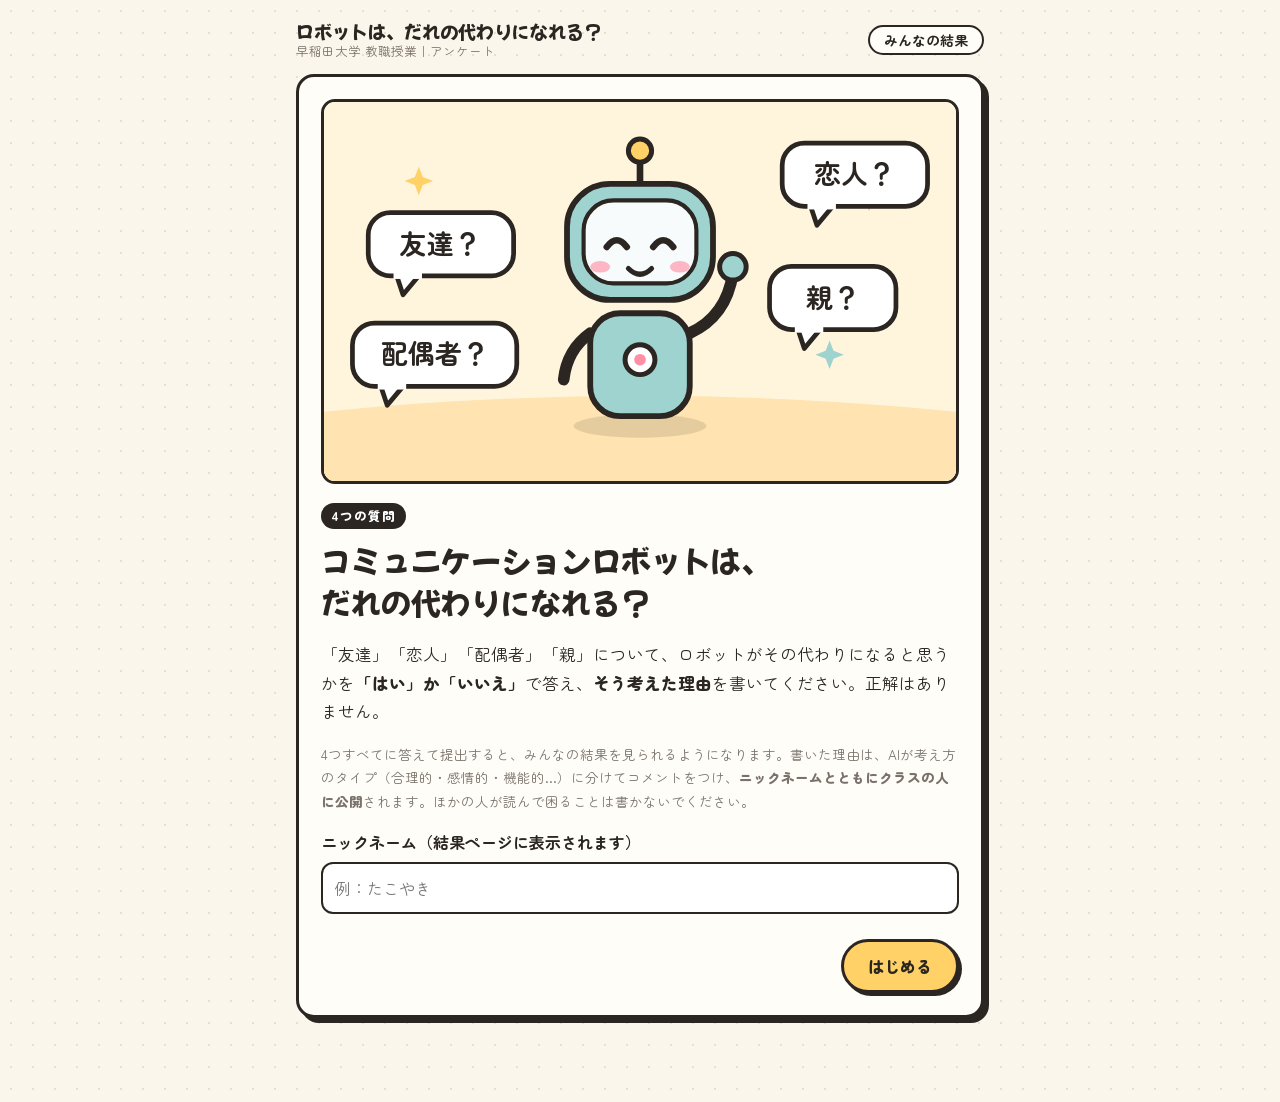
<file: index.html>
<!doctype html>
<html lang="ja">
<head>
<meta charset="utf-8">
<meta name="viewport" content="width=device-width, initial-scale=1">
<title>ロボットは、だれの代わりになれる？</title>
<link rel="preconnect" href="https://fonts.googleapis.com">
<link rel="preconnect" href="https://fonts.gstatic.com" crossorigin>
<link href="https://fonts.googleapis.com/css2?family=Mochiy+Pop+One&family=Zen+Maru+Gothic:wght@400;700;900&display=swap" rel="stylesheet">
<link rel="stylesheet" href="css/style.css">
</head>
<body>
<div class="wrap">
  <header class="topbar">
    <a class="brand" href="index.html"><b id="siteTitle">ロボットは、だれの代わりになれる？</b><span id="course"></span></a>
    <nav><a class="chiplink" href="results.html">みんなの結果</a></nav>
  </header>
  <div id="demoBanner" class="demo-banner hidden">デモモード：回答はこのブラウザの中だけに保存されます（サンプル回答つき）。AIの分類はキーワードによる簡易判定です。</div>
  <main id="app" aria-live="polite"><div class="panel">読み込み中…</div></main>
</div>
<script src="js/config.js"></script>
<script src="js/common.js"></script>
<script src="js/art.js"></script>
<script src="js/answer.js"></script>
</body>
</html>
</file>
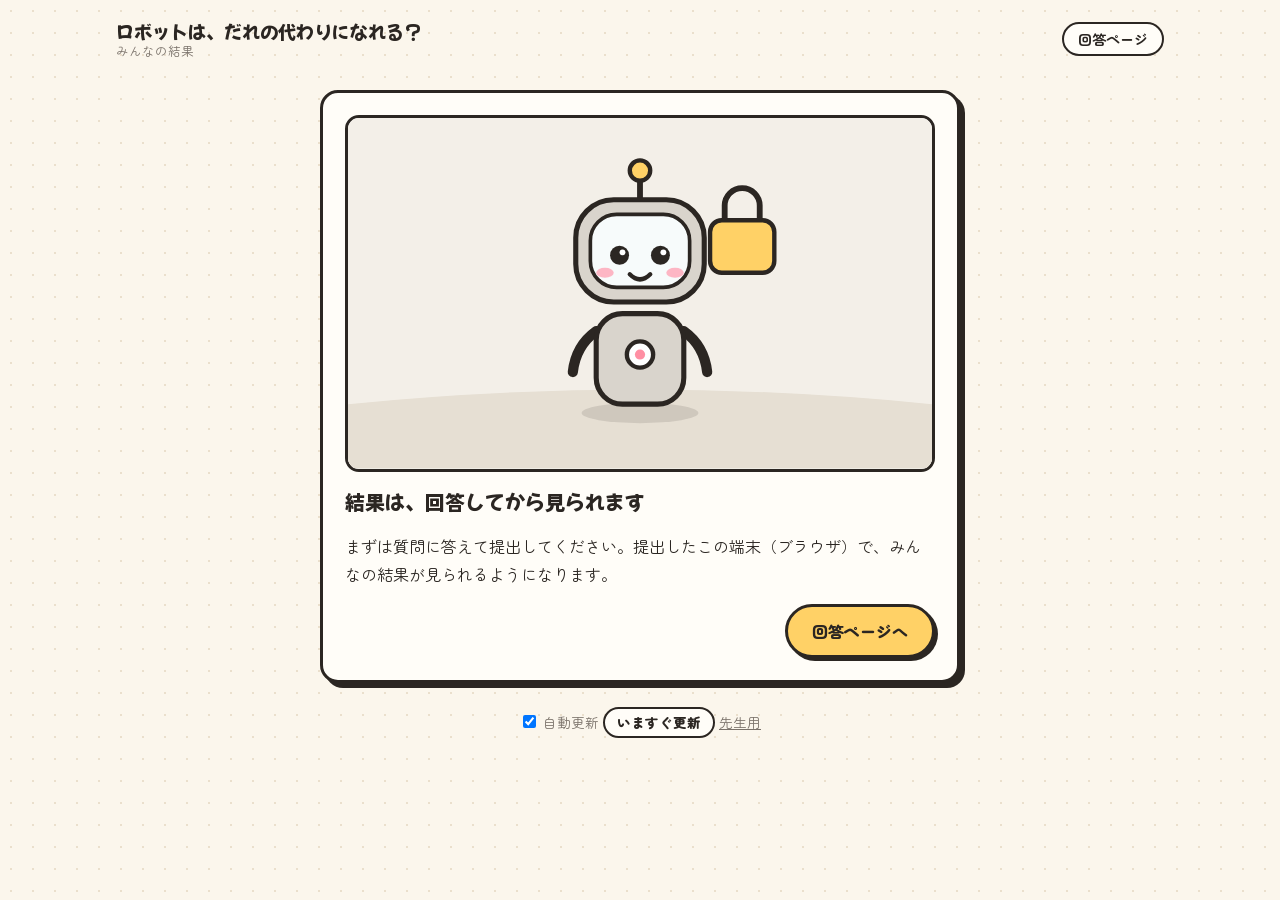
<file: results.html>
<!doctype html>
<html lang="ja">
<head>
<meta charset="utf-8">
<meta name="viewport" content="width=device-width, initial-scale=1">
<title>みんなの結果｜ロボットは、だれの代わりになれる？</title>
<link rel="preconnect" href="https://fonts.googleapis.com">
<link rel="preconnect" href="https://fonts.gstatic.com" crossorigin>
<link href="https://fonts.googleapis.com/css2?family=Mochiy+Pop+One&family=Zen+Maru+Gothic:wght@400;700;900&display=swap" rel="stylesheet">
<link rel="stylesheet" href="css/style.css">
</head>
<body>
<div class="wrap wide">
  <header class="topbar">
    <a class="brand" href="index.html"><b id="siteTitle">ロボットは、だれの代わりになれる？</b><span>みんなの結果</span></a>
    <nav class="row"><a class="chiplink" href="index.html">回答ページ</a></nav>
  </header>
  <div id="demoBanner" class="demo-banner hidden">デモモード：架空のサンプル回答と、このブラウザで答えた回答を表示しています。先生モードのパスワードは <b>demo</b> です。</div>

  <section class="panel tight teacher hidden" id="teacherPanel">
    <div class="filters">
      <b>先生モード</b>
      <span id="tLogin"><input type="password" id="pw" placeholder="パスワード" style="width:10em;padding:3px 8px"> <button class="btn ghost" id="pwBtn">入る</button></span>
      <span id="tTools" class="hidden row" style="gap:8px">
        <button class="btn primary" id="classifyBtn" style="padding:4px 16px">未分類の理由をAIで分類</button>
        <button class="btn ghost" id="csvBtn">CSVダウンロード</button>
        <button class="btn ghost hidden" id="resetBtn">デモデータを初期化</button>
        <button class="btn ghost" id="logoutBtn">出る</button>
      </span>
    </div>
    <div class="small" id="tMsg" aria-live="polite"></div>
  </section>

  <nav class="tabs" id="tabs" aria-label="関係の切り替え"></nav>
  <main id="view" aria-live="polite"><div class="panel">読み込み中…</div></main>

  <p class="small muted" style="text-align:center;margin-top:24px">
    <label><input type="checkbox" id="auto" checked> 自動更新</label>
    <button class="btn ghost" id="reload" style="padding:2px 12px">いますぐ更新</button>
    <a href="?t=1" id="tLink">先生用</a>
  </p>
</div>
<div class="toast hidden" id="toast"></div>
<script src="js/config.js"></script>
<script src="js/common.js"></script>
<script src="js/art.js"></script>
<script src="js/results.js"></script>
</body>
</html>
</file>
<file: css/style.css>
:root {
  --ink: #2b2622;
  --paper: #fbf6ec;
  --card: #fffdf8;
  --muted: #7a726a;
  --line: #e6ddcd;
  --yes: #2f7fd1;
  --yes-soft: #dbeaf9;
  --no: #e0663a;
  --no-soft: #fbe2d6;
  --accent: #ffd166;
  --radius: 18px;
}
* { box-sizing: border-box; }
html { -webkit-text-size-adjust: 100%; }
body {
  margin: 0; background: var(--paper); color: var(--ink);
  font-family: "Zen Maru Gothic", "Hiragino Maru Gothic ProN", "Yu Gothic", sans-serif;
  font-size: 16px; line-height: 1.75;
  background-image: radial-gradient(#eadfcc 1px, transparent 1px); background-size: 22px 22px;
}
.wrap { max-width: 720px; margin: 0 auto; padding: 16px 16px 64px; }
.wrap.wide { max-width: 1080px; }
.hidden { display: none !important; }
.muted { color: var(--muted); }
.small { font-size: 13.5px; }
b, strong { font-weight: 900; }
a { color: inherit; }

/* ---------- 上部 ---------- */
.topbar { display: flex; align-items: center; justify-content: space-between; gap: 12px; margin: 4px 0 16px; flex-wrap: wrap; }
.brand { text-decoration: none; display: flex; flex-direction: column; line-height: 1.25; }
.brand b { font-family: "Mochiy Pop One", sans-serif; font-weight: 400; font-size: 18px; }
.brand span { font-size: 12.5px; color: var(--muted); }
.chiplink { text-decoration: none; border: 2px solid var(--ink); border-radius: 999px; padding: 3px 14px; font-weight: 700; font-size: 14px; background: var(--card); }
.chiplink:hover { background: var(--accent); }
.demo-banner { background: #fff1b8; border: 2px dashed #c9a400; border-radius: 12px; padding: 8px 12px; font-size: 13.5px; margin-bottom: 14px; }

/* ---------- パネル ---------- */
.panel { background: var(--card); border: 3px solid var(--ink); border-radius: var(--radius); padding: 22px; box-shadow: 5px 5px 0 var(--ink); margin-bottom: 20px; }
.panel.tight { padding: 12px 16px; }
.art { border: 3px solid var(--ink); border-radius: 14px; overflow: hidden; background: #fff; margin-bottom: 16px; line-height: 0; }
.art svg { width: 100%; height: auto; display: block; }
.kicker { display: inline-block; font-size: 12.5px; font-weight: 900; letter-spacing: .08em; padding: 2px 10px; border-radius: 999px; background: var(--ink); color: #fff; }
.title-l { font-family: "Mochiy Pop One", sans-serif; font-weight: 400; font-size: clamp(22px, 5.4vw, 30px); line-height: 1.4; margin: 10px 0 8px; }
.title-m { font-family: "Mochiy Pop One", sans-serif; font-weight: 400; font-size: 20px; line-height: 1.4; margin: 0 0 8px; }
.lead { font-size: 16.5px; }

/* ---------- 入力 ---------- */
label.field { display: block; font-weight: 700; margin: 14px 0 6px; }
input[type=text], input[type=password], textarea {
  font: inherit; width: 100%; border: 2.5px solid var(--ink); border-radius: 12px; padding: 10px 12px; background: #fff; color: var(--ink);
}
textarea { min-height: 120px; resize: vertical; }
input:focus, textarea:focus { outline: 3px solid var(--accent); outline-offset: 1px; }
.counter { text-align: right; font-size: 13px; color: var(--muted); margin-top: 4px; }
.counter.ok { color: #2e9a68; font-weight: 700; }
.err { color: #c0392b; font-weight: 700; font-size: 14px; min-height: 1.4em; margin-top: 6px; }

/* ---------- ボタン ---------- */
.btn { font: inherit; font-weight: 900; border: 3px solid var(--ink); border-radius: 999px; padding: 10px 24px; cursor: pointer; background: var(--card); color: var(--ink); box-shadow: 3px 3px 0 var(--ink); transition: transform .08s, box-shadow .08s; }
.btn:hover { transform: translate(-1px, -1px); box-shadow: 4px 4px 0 var(--ink); }
.btn:active { transform: translate(2px, 2px); box-shadow: 1px 1px 0 var(--ink); }
.btn.primary { background: var(--accent); }
.btn.ghost { box-shadow: none; border-width: 2px; padding: 6px 16px; }
.btn.ghost:hover, .btn.ghost:active { transform: none; box-shadow: none; background: #fff3d1; }
.btn[disabled] { opacity: .45; cursor: not-allowed; transform: none; box-shadow: 3px 3px 0 var(--ink); }
.row { display: flex; gap: 12px; flex-wrap: wrap; align-items: center; }
.row.end { justify-content: flex-end; }
.row.between { justify-content: space-between; }

/* はい／いいえ */
.yn { display: grid; grid-template-columns: 1fr 1fr; gap: 14px; margin: 18px 0 6px; }
.yn button { font: inherit; font-family: "Mochiy Pop One", sans-serif; font-size: 22px; padding: 16px 8px; border: 3px solid var(--ink); border-radius: 16px; cursor: pointer; background: #fff; color: var(--ink); box-shadow: 4px 4px 0 var(--ink); }
.yn button small { display: block; font-family: "Zen Maru Gothic", sans-serif; font-size: 13px; font-weight: 700; color: var(--muted); }
.yn button.yes[aria-pressed=true] { background: var(--yes); color: #fff; }
.yn button.no[aria-pressed=true] { background: var(--no); color: #fff; }
.yn button[aria-pressed=true] small { color: #fff; }
.yn button:focus-visible { outline: 3px solid var(--accent); outline-offset: 2px; }

/* 進み具合 */
.steps { display: flex; gap: 8px; margin: 0 0 14px; }
.steps span { flex: 1; height: 10px; border-radius: 99px; background: var(--line); border: 2px solid var(--ink); }
.steps span.on { background: var(--accent); }
.steps span.done { background: var(--ink); }
.qtag { display: inline-block; font-weight: 900; padding: 2px 12px; border-radius: 999px; border: 2.5px solid var(--ink); font-size: 14px; }

/* 確認 */
.review { display: grid; gap: 10px; margin: 12px 0 16px; }
.review .item { border: 2.5px solid var(--ink); border-radius: 14px; padding: 10px 14px; background: #fff; }
.review .head { display: flex; justify-content: space-between; gap: 8px; align-items: center; font-weight: 900; }
.review .reason { font-size: 14.5px; margin-top: 4px; white-space: pre-wrap; word-break: break-word; }
.ans { display: inline-block; font-weight: 900; font-size: 13.5px; padding: 1px 12px; border-radius: 999px; color: #fff; }
.ans.yes { background: var(--yes); }
.ans.no { background: var(--no); }

/* AI の分類バッジ */
.lab { display: inline-flex; align-items: center; gap: 4px; font-size: 12.5px; font-weight: 900; padding: 1px 10px; border-radius: 999px; color: #fff; white-space: nowrap; }
.lab.sub { background: #fff !important; color: var(--ink); border: 2px solid currentColor; padding: 0 8px; font-weight: 700; }
.lab.pending { background: #cfc8bd; color: var(--ink); }
.aicomment { margin-top: 8px; font-size: 13.5px; background: #f6f2ea; border-radius: 10px; padding: 8px 10px; border-left: 4px solid var(--ink); }
.aicomment b { font-size: 12px; letter-spacing: .05em; }

/* ---------- 結果 ---------- */
.tabs { display: flex; gap: 8px; flex-wrap: wrap; margin: 0 0 16px; }
.tab { text-decoration: none; font-weight: 900; padding: 6px 16px; border-radius: 999px; border: 2.5px solid var(--ink); background: var(--card); }
.tab.on { background: var(--ink); color: #fff; }
.grid2 { display: grid; grid-template-columns: 1fr 1fr; gap: 20px; }
.grid4 { display: grid; grid-template-columns: repeat(4, 1fr); gap: 14px; }
@media (max-width: 760px) { .grid2 { grid-template-columns: 1fr; } .grid4 { grid-template-columns: 1fr 1fr; } }

.bigsplit { display: flex; height: 54px; border: 3px solid var(--ink); border-radius: 14px; overflow: hidden; margin: 10px 0 6px; font-weight: 900; }
.bigsplit div { display: flex; align-items: center; padding: 0 12px; color: #fff; white-space: nowrap; min-width: 0; overflow: hidden; transition: flex-basis .5s; }
.bigsplit .y { background: var(--yes); }
.bigsplit .n { background: var(--no); justify-content: flex-end; }
.splitlegend { display: flex; justify-content: space-between; font-size: 13.5px; color: var(--muted); }

.relcard { border: 3px solid var(--ink); border-radius: 16px; padding: 12px; background: #fff; text-decoration: none; display: block; }
.relcard:hover { background: #fffbef; }
.relcard .nm { font-family: "Mochiy Pop One", sans-serif; font-size: 18px; }
.relcard .big { font-family: "Mochiy Pop One", sans-serif; font-size: 34px; line-height: 1.1; color: var(--yes); }
.relcard .big small { font-size: 14px; color: var(--muted); font-family: "Zen Maru Gothic", sans-serif; font-weight: 700; }
.minibar { height: 12px; border-radius: 99px; background: var(--no-soft); border: 2px solid var(--ink); overflow: hidden; margin-top: 6px; }
.minibar i { display: block; height: 100%; background: var(--yes); }

.side { border: 3px solid var(--ink); border-radius: 16px; padding: 16px; background: #fff; }
.side.yes { border-top: 10px solid var(--yes); }
.side.no { border-top: 10px solid var(--no); }
.side h3 { margin: 0 0 4px; font-family: "Mochiy Pop One", sans-serif; font-weight: 400; font-size: 19px; }

.stack { display: flex; height: 26px; border: 2.5px solid var(--ink); border-radius: 10px; overflow: hidden; margin: 8px 0; background: #f3eee6; }
.stack div { height: 100%; }
.labrows { display: grid; gap: 6px; margin-top: 8px; }
.labrow { display: grid; grid-template-columns: 7.4em 1fr 3.2em; gap: 8px; align-items: center; font-size: 14px; cursor: pointer; border-radius: 8px; padding: 2px 4px; border: 2px solid transparent; background: none; font: inherit; text-align: left; color: inherit; }
.labrow:hover { background: #f6f2ea; }
.labrow.on { border-color: var(--ink); background: #fff7dc; }
.labrow .bar { height: 14px; border-radius: 99px; background: #f0ebe2; overflow: hidden; }
.labrow .bar i { display: block; height: 100%; }
.labrow .n { text-align: right; font-weight: 900; font-variant-numeric: tabular-nums; }
.labdot { display: inline-block; width: 11px; height: 11px; border-radius: 50%; margin-right: 5px; vertical-align: -1px; }

.cards { display: grid; gap: 10px; margin-top: 12px; }
.rcard { border: 2px solid var(--line); border-radius: 14px; padding: 10px 12px; background: #fffdf8; }
.rcard.mine { border-color: var(--ink); background: #fff7dc; }
.rcard.hid { opacity: .45; }
.rcard .who { display: flex; gap: 6px; align-items: center; flex-wrap: wrap; font-size: 13px; color: var(--muted); }
.rcard .who b { color: var(--ink); }
.rcard .txt { margin: 6px 0 0; white-space: pre-wrap; word-break: break-word; font-size: 15px; }
.rcard .tools { display: flex; gap: 6px; flex-wrap: wrap; margin-top: 8px; font-size: 13px; align-items: center; }
.rcard select { font: inherit; font-size: 13px; border: 2px solid var(--ink); border-radius: 8px; padding: 1px 4px; background: #fff; }
.more { margin-top: 8px; }

.legend { display: flex; gap: 6px 14px; flex-wrap: wrap; font-size: 13px; }
.legend span { white-space: nowrap; }
.legend details { width: 100%; }

table.heat { width: 100%; border-collapse: separate; border-spacing: 3px; font-size: 13.5px; }
table.heat th { font-weight: 900; text-align: left; padding: 2px 4px; white-space: nowrap; }
table.heat td { text-align: center; border-radius: 8px; padding: 6px 2px; font-weight: 700; font-variant-numeric: tabular-nums; }
.scroll-x { overflow-x: auto; }

.pattern { display: grid; grid-template-columns: auto 1fr 3em; gap: 8px; align-items: center; font-size: 14px; margin: 4px 0; }
.pattern .dots { display: flex; gap: 3px; }
.pattern .dots span { width: 22px; height: 22px; border-radius: 6px; border: 2px solid var(--ink); font-size: 11px; font-weight: 900; display: flex; align-items: center; justify-content: center; color: #fff; }

.teacher { background: #f1f6ff; }
.filters { display: flex; gap: 8px 12px; flex-wrap: wrap; align-items: center; }
.toast { position: fixed; left: 50%; bottom: 20px; transform: translateX(-50%); background: var(--ink); color: #fff; padding: 8px 18px; border-radius: 999px; font-weight: 700; z-index: 10; font-size: 14px; }

.spinner { display: inline-block; width: 18px; height: 18px; border: 3px solid var(--line); border-top-color: var(--ink); border-radius: 50%; animation: spin 1s linear infinite; vertical-align: -3px; margin-right: 6px; }
@keyframes spin { to { transform: rotate(360deg); } }
@media (prefers-reduced-motion: reduce) { .spinner { animation: none; } .bigsplit div { transition: none; } }

/* 問いの前置き（引用） */
.preface { margin: 10px 0 12px; padding: 12px 16px; background: #f6efe3; border-left: 5px solid var(--ink); border-radius: 0 12px 12px 0; font-size: 15px; line-height: 1.85; }
</file>
